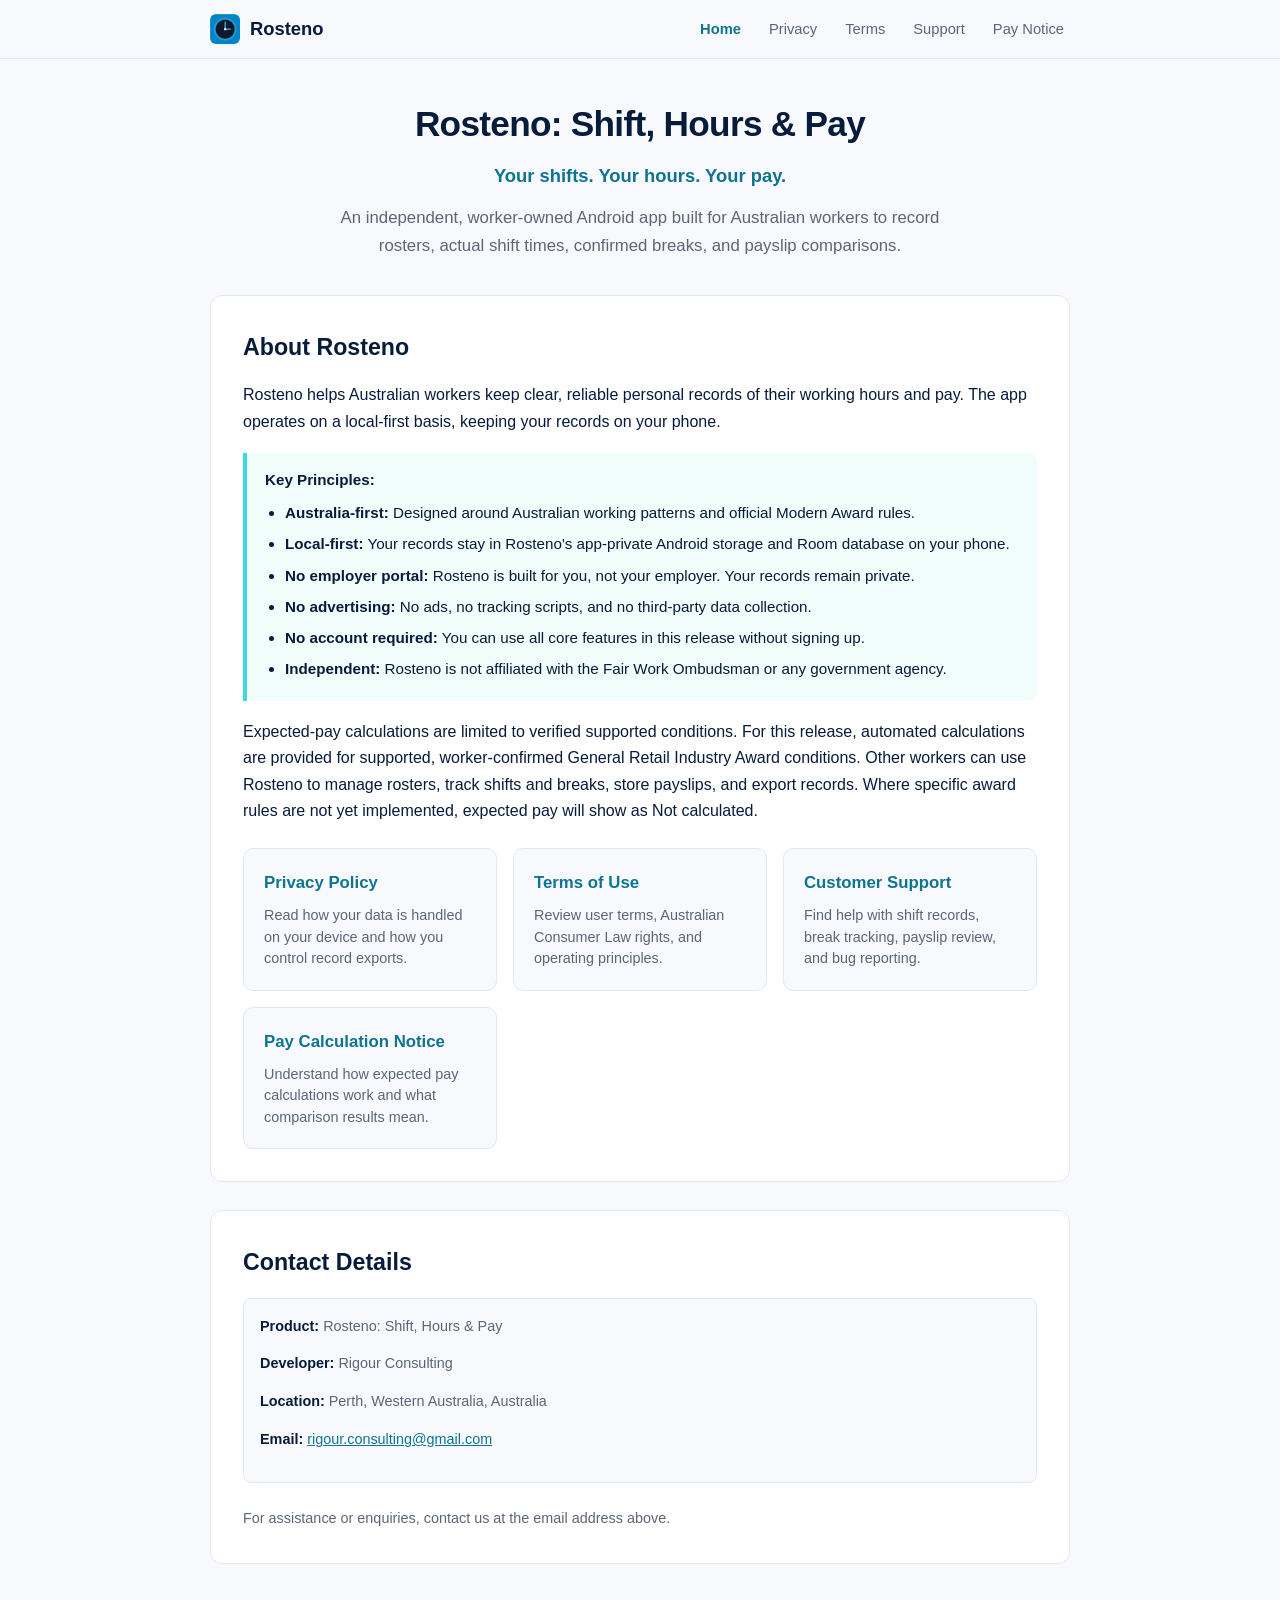
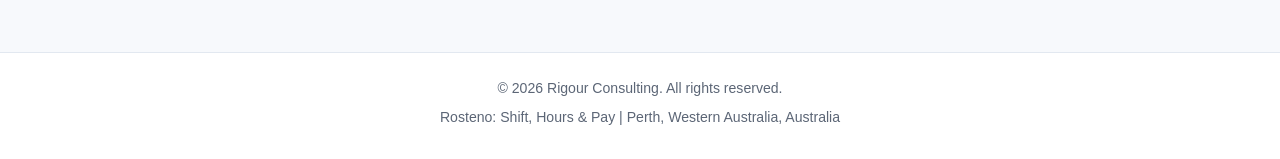
<file: index.html>
<!DOCTYPE html>
<html lang="en-AU">
<head>
  <meta charset="UTF-8">
  <meta name="viewport" content="width=device-width, initial-scale=1.0">
  <meta name="description" content="Rosteno: Shift, Hours &amp; Pay. A local-first Android app for Australian shift workers to record shifts, breaks, payslips and check expected pay.">
  <title>Rosteno: Shift, Hours &amp; Pay | Public Information Portal</title>
  <link rel="stylesheet" href="assets/site.css">
  <link rel="icon" type="image/png" href="assets/rosteno-icon.png">
</head>
<body>
  <a href="#main-content" class="skip-link">Skip to main content</a>
  <nav class="site-nav">
    <div class="nav-container">
      <a href="./" class="brand-link">
        <img src="assets/rosteno-icon.png" alt="Rosteno Logo" class="brand-logo">
        <span>Rosteno</span>
      </a>
      <ul class="nav-links">
        <li><a href="./" class="active" aria-current="page">Home</a></li>
        <li><a href="privacy/">Privacy</a></li>
        <li><a href="terms/">Terms</a></li>
        <li><a href="support/">Support</a></li>
        <li><a href="pay-calculation-notice/">Pay Notice</a></li>
      </ul>
    </div>
  </nav>

  <main id="main-content" class="main-content">
    <section class="hero">
      <h1 class="hero-title">Rosteno: Shift, Hours &amp; Pay</h1>
      <p class="hero-subtitle">Your shifts. Your hours. Your pay.</p>
      <p class="hero-tagline">An independent, worker-owned Android app built for Australian workers to record rosters, actual shift times, confirmed breaks, and payslip comparisons.</p>
    </section>

    <div class="doc-card">
      <h2>About Rosteno</h2>
      <p>Rosteno helps Australian workers keep clear, reliable personal records of their working hours and pay. The app operates on a local-first basis, keeping your records on your phone.</p>
      
      <div class="callout">
        <strong>Key Principles:</strong>
        <ul style="margin: 8px 0 0 20px;">
          <li><strong>Australia-first:</strong> Designed around Australian working patterns and official Modern Award rules.</li>
          <li><strong>Local-first:</strong> Your records stay in Rosteno's app-private Android storage and Room database on your phone.</li>
          <li><strong>No employer portal:</strong> Rosteno is built for you, not your employer. Your records remain private.</li>
          <li><strong>No advertising:</strong> No ads, no tracking scripts, and no third-party data collection.</li>
          <li><strong>No account required:</strong> You can use all core features in this release without signing up.</li>
          <li><strong>Independent:</strong> Rosteno is not affiliated with the Fair Work Ombudsman or any government agency.</li>
        </ul>
      </div>

      <p>Expected-pay calculations are limited to verified supported conditions. For this release, automated calculations are provided for supported, worker-confirmed General Retail Industry Award conditions. Other workers can use Rosteno to manage rosters, track shifts and breaks, store payslips, and export records. Where specific award rules are not yet implemented, expected pay will show as Not calculated.</p>

      <div class="portal-grid">
        <a href="privacy/" class="portal-card">
          <h3>Privacy Policy</h3>
          <p>Read how your data is handled on your device and how you control record exports.</p>
        </a>

        <a href="terms/" class="portal-card">
          <h3>Terms of Use</h3>
          <p>Review user terms, Australian Consumer Law rights, and operating principles.</p>
        </a>

        <a href="support/" class="portal-card">
          <h3>Customer Support</h3>
          <p>Find help with shift records, break tracking, payslip review, and bug reporting.</p>
        </a>

        <a href="pay-calculation-notice/" class="portal-card">
          <h3>Pay Calculation Notice</h3>
          <p>Understand how expected pay calculations work and what comparison results mean.</p>
        </a>
      </div>
    </div>

    <div class="doc-card">
      <h2>Contact Details</h2>
      <div class="meta-box">
        <p><strong>Product:</strong> Rosteno: Shift, Hours &amp; Pay</p>
        <p><strong>Developer:</strong> Rigour Consulting</p>
        <p><strong>Location:</strong> Perth, Western Australia, Australia</p>
        <p><strong>Email:</strong> <a href="mailto:rigour.consulting@gmail.com" style="color: var(--accent);">rigour.consulting@gmail.com</a></p>
      </div>
      <p style="font-size: 0.9rem; color: var(--text-muted); margin-bottom: 0;">For assistance or enquiries, contact us at the email address above.</p>
    </div>
  </main>

  <footer class="site-footer">
    <p>&copy; 2026 Rigour Consulting. All rights reserved.</p>
    <p>Rosteno: Shift, Hours &amp; Pay | Perth, Western Australia, Australia</p>
  </footer>
</body>
</html>
</file>
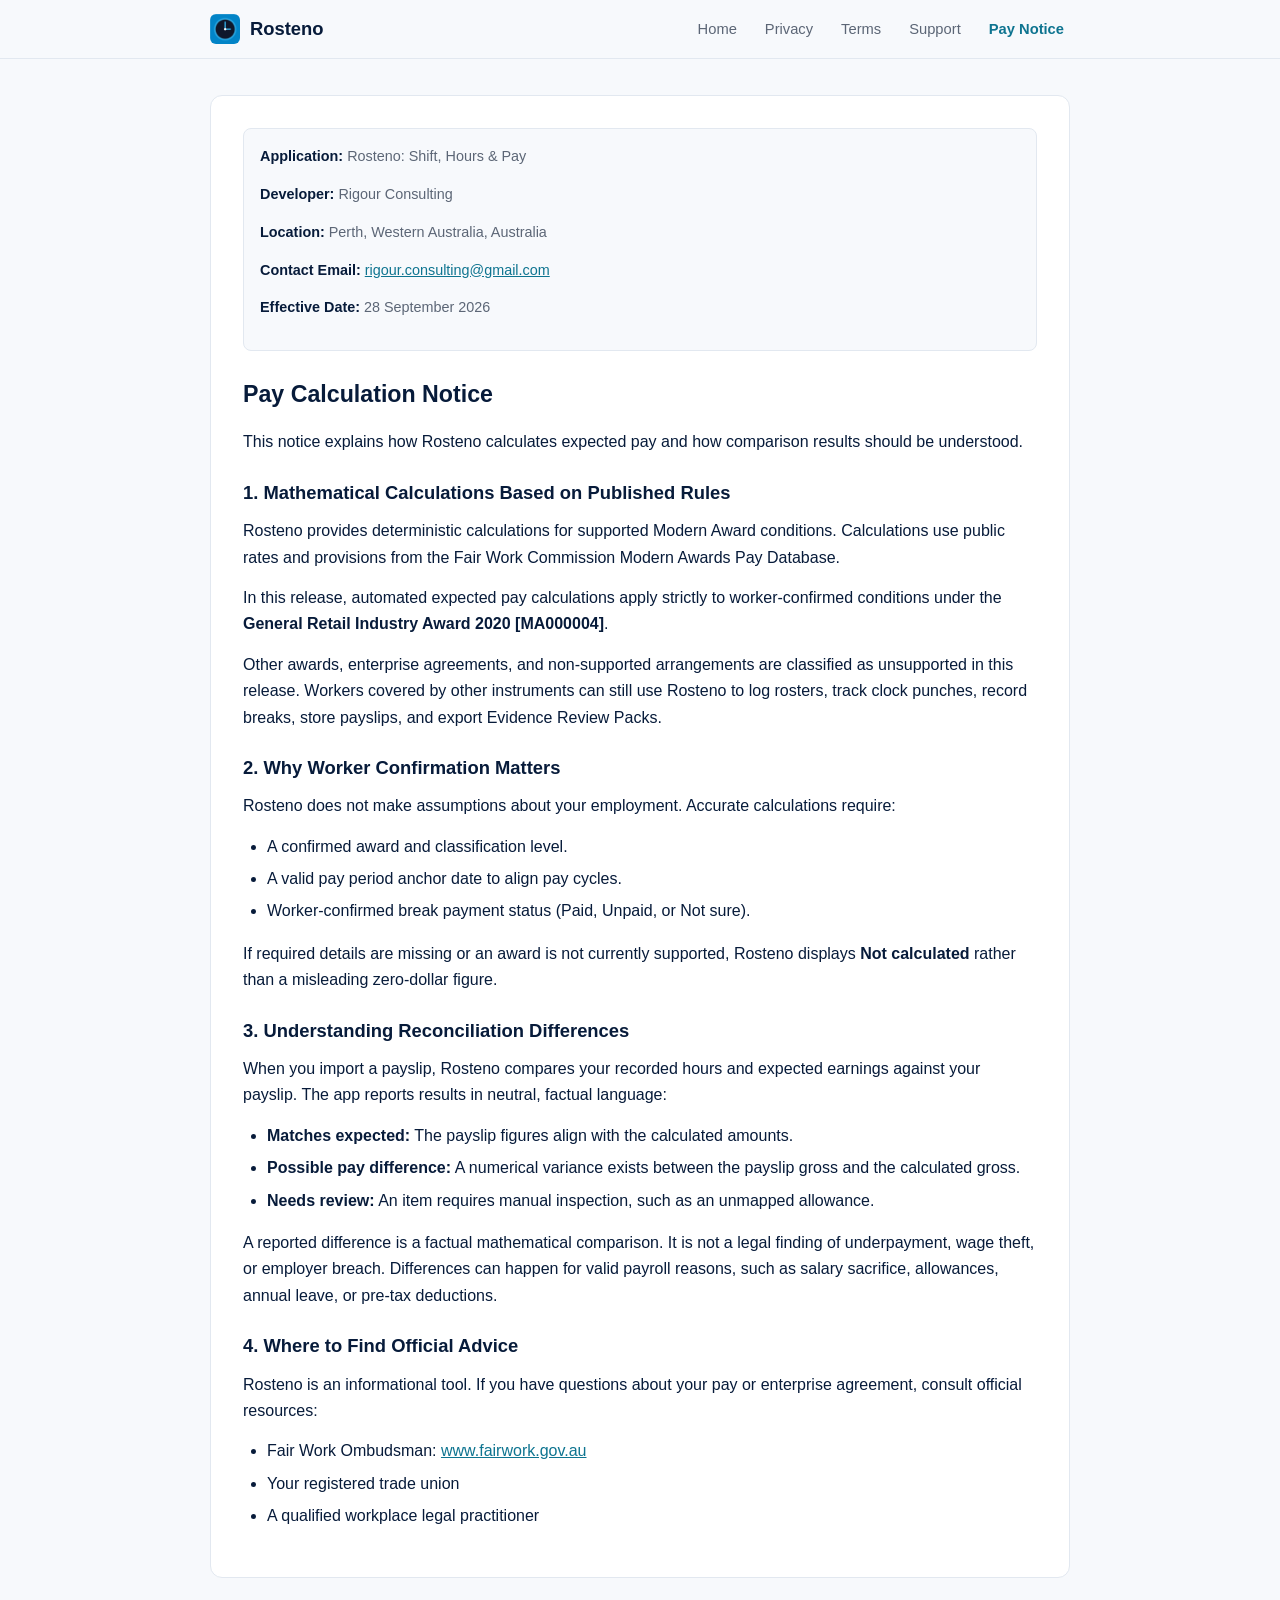
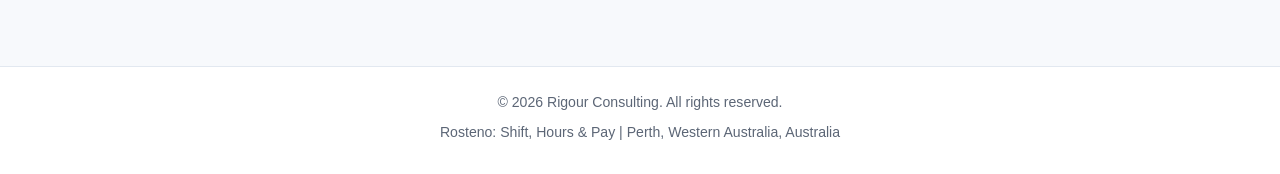
<file: pay-calculation-notice/index.html>
<!DOCTYPE html>
<html lang="en-AU">
<head>
  <meta charset="UTF-8">
  <meta name="viewport" content="width=device-width, initial-scale=1.0">
  <meta name="description" content="Pay Calculation Notice for Rosteno: Shift, Hours &amp; Pay. Understanding calculation boundaries and reconciliation.">
  <title>Pay Calculation Notice | Rosteno: Shift, Hours &amp; Pay</title>
  <link rel="stylesheet" href="../assets/site.css">
  <link rel="icon" type="image/png" href="../assets/rosteno-icon.png">
</head>
<body>
  <a href="#main-content" class="skip-link">Skip to main content</a>
  <nav class="site-nav">
    <div class="nav-container">
      <a href="../" class="brand-link">
        <img src="../assets/rosteno-icon.png" alt="Rosteno Logo" class="brand-logo">
        <span>Rosteno</span>
      </a>
      <ul class="nav-links">
        <li><a href="../">Home</a></li>
        <li><a href="../privacy/">Privacy</a></li>
        <li><a href="../terms/">Terms</a></li>
        <li><a href="../support/">Support</a></li>
        <li><a href="./" class="active" aria-current="page">Pay Notice</a></li>
      </ul>
    </div>
  </nav>

  <main id="main-content" class="main-content">
    <div class="doc-card">
      <div class="meta-box">
        <p><strong>Application:</strong> Rosteno: Shift, Hours &amp; Pay</p>
        <p><strong>Developer:</strong> Rigour Consulting</p>
        <p><strong>Location:</strong> Perth, Western Australia, Australia</p>
        <p><strong>Contact Email:</strong> <a href="mailto:rigour.consulting@gmail.com" style="color: var(--accent);">rigour.consulting@gmail.com</a></p>
        <p><strong>Effective Date:</strong> 28 September 2026</p>
      </div>

      <h2>Pay Calculation Notice</h2>
      <p>This notice explains how Rosteno calculates expected pay and how comparison results should be understood.</p>

      <h3>1. Mathematical Calculations Based on Published Rules</h3>
      <p>Rosteno provides deterministic calculations for supported Modern Award conditions. Calculations use public rates and provisions from the Fair Work Commission Modern Awards Pay Database.</p>
      <p>In this release, automated expected pay calculations apply strictly to worker-confirmed conditions under the <strong>General Retail Industry Award 2020 [MA000004]</strong>.</p>
      <p>Other awards, enterprise agreements, and non-supported arrangements are classified as unsupported in this release. Workers covered by other instruments can still use Rosteno to log rosters, track clock punches, record breaks, store payslips, and export Evidence Review Packs.</p>

      <h3>2. Why Worker Confirmation Matters</h3>
      <p>Rosteno does not make assumptions about your employment. Accurate calculations require:</p>
      <ul>
        <li>A confirmed award and classification level.</li>
        <li>A valid pay period anchor date to align pay cycles.</li>
        <li>Worker-confirmed break payment status (Paid, Unpaid, or Not sure).</li>
      </ul>
      <p>If required details are missing or an award is not currently supported, Rosteno displays <strong>Not calculated</strong> rather than a misleading zero-dollar figure.</p>

      <h3>3. Understanding Reconciliation Differences</h3>
      <p>When you import a payslip, Rosteno compares your recorded hours and expected earnings against your payslip. The app reports results in neutral, factual language:</p>
      <ul>
        <li><strong>Matches expected:</strong> The payslip figures align with the calculated amounts.</li>
        <li><strong>Possible pay difference:</strong> A numerical variance exists between the payslip gross and the calculated gross.</li>
        <li><strong>Needs review:</strong> An item requires manual inspection, such as an unmapped allowance.</li>
      </ul>
      <p>A reported difference is a factual mathematical comparison. It is not a legal finding of underpayment, wage theft, or employer breach. Differences can happen for valid payroll reasons, such as salary sacrifice, allowances, annual leave, or pre-tax deductions.</p>

      <h3>4. Where to Find Official Advice</h3>
      <p>Rosteno is an informational tool. If you have questions about your pay or enterprise agreement, consult official resources:</p>
      <ul>
        <li>Fair Work Ombudsman: <a href="https://www.fairwork.gov.au" target="_blank" rel="noopener" style="color: var(--accent);">www.fairwork.gov.au</a></li>
        <li>Your registered trade union</li>
        <li>A qualified workplace legal practitioner</li>
      </ul>
    </div>
  </main>

  <footer class="site-footer">
    <p>&copy; 2026 Rigour Consulting. All rights reserved.</p>
    <p>Rosteno: Shift, Hours &amp; Pay | Perth, Western Australia, Australia</p>
  </footer>
</body>
</html>
</file>
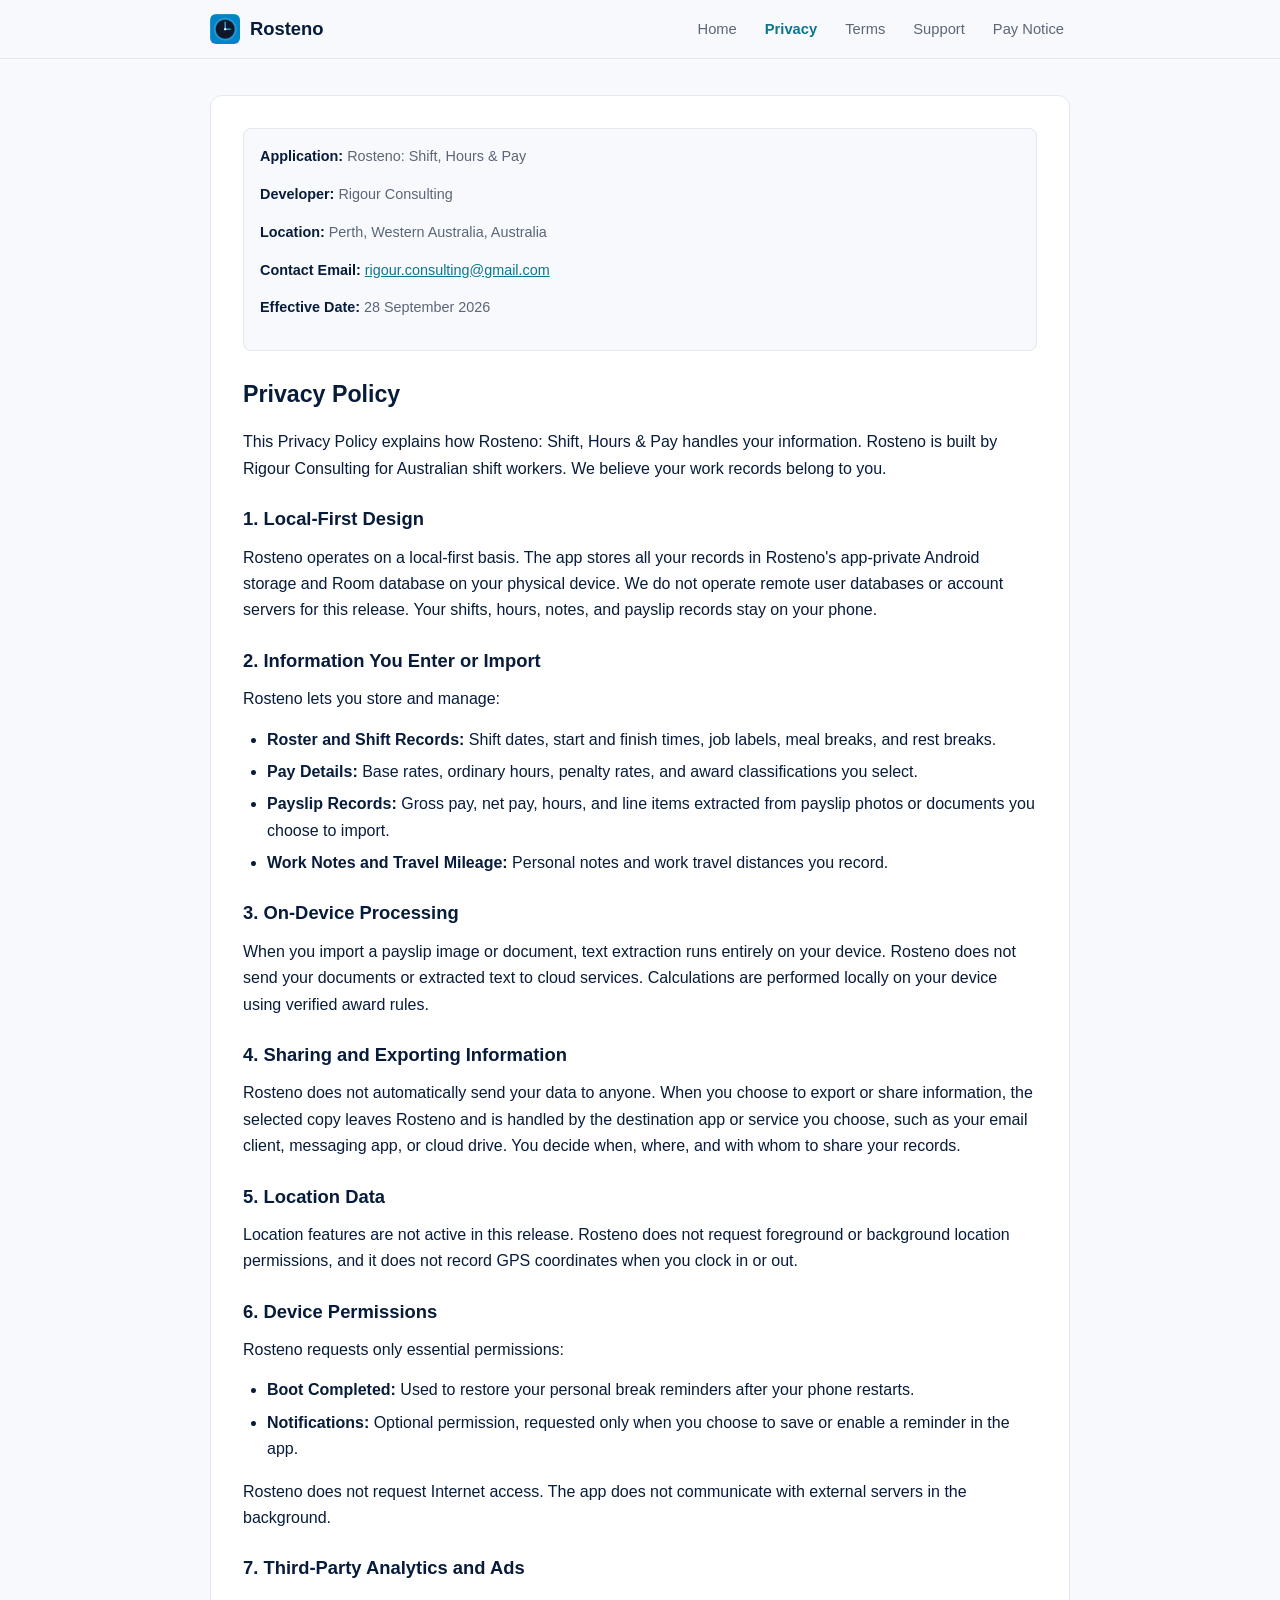
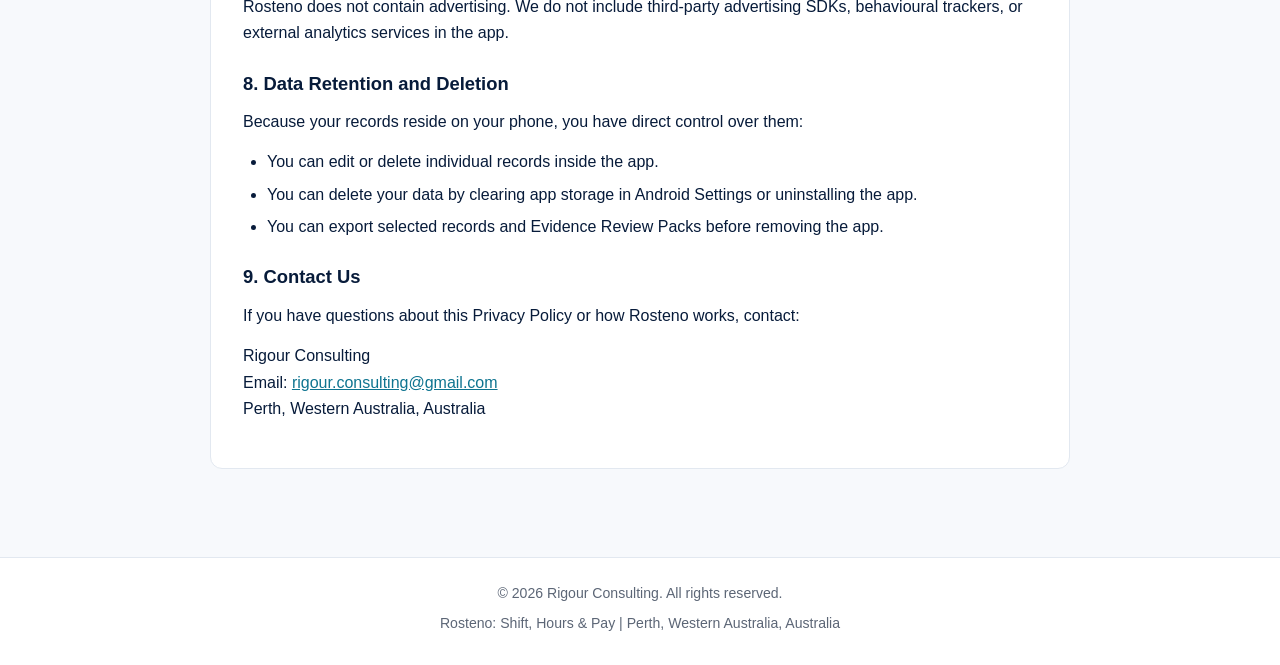
<file: privacy/index.html>
<!DOCTYPE html>
<html lang="en-AU">
<head>
  <meta charset="UTF-8">
  <meta name="viewport" content="width=device-width, initial-scale=1.0">
  <meta name="description" content="Privacy Policy for Rosteno: Shift, Hours &amp; Pay. Learn how your data is handled on your device.">
  <title>Privacy Policy | Rosteno: Shift, Hours &amp; Pay</title>
  <link rel="stylesheet" href="../assets/site.css">
  <link rel="icon" type="image/png" href="../assets/rosteno-icon.png">
</head>
<body>
  <a href="#main-content" class="skip-link">Skip to main content</a>
  <nav class="site-nav">
    <div class="nav-container">
      <a href="../" class="brand-link">
        <img src="../assets/rosteno-icon.png" alt="Rosteno Logo" class="brand-logo">
        <span>Rosteno</span>
      </a>
      <ul class="nav-links">
        <li><a href="../">Home</a></li>
        <li><a href="./" class="active" aria-current="page">Privacy</a></li>
        <li><a href="../terms/">Terms</a></li>
        <li><a href="../support/">Support</a></li>
        <li><a href="../pay-calculation-notice/">Pay Notice</a></li>
      </ul>
    </div>
  </nav>

  <main id="main-content" class="main-content">
    <div class="doc-card">
      <div class="meta-box">
        <p><strong>Application:</strong> Rosteno: Shift, Hours &amp; Pay</p>
        <p><strong>Developer:</strong> Rigour Consulting</p>
        <p><strong>Location:</strong> Perth, Western Australia, Australia</p>
        <p><strong>Contact Email:</strong> <a href="mailto:rigour.consulting@gmail.com" style="color: var(--accent);">rigour.consulting@gmail.com</a></p>
        <p><strong>Effective Date:</strong> 28 September 2026</p>
      </div>

      <h2>Privacy Policy</h2>
      <p>This Privacy Policy explains how Rosteno: Shift, Hours &amp; Pay handles your information. Rosteno is built by Rigour Consulting for Australian shift workers. We believe your work records belong to you.</p>

      <h3>1. Local-First Design</h3>
      <p>Rosteno operates on a local-first basis. The app stores all your records in Rosteno's app-private Android storage and Room database on your physical device. We do not operate remote user databases or account servers for this release. Your shifts, hours, notes, and payslip records stay on your phone.</p>

      <h3>2. Information You Enter or Import</h3>
      <p>Rosteno lets you store and manage:</p>
      <ul>
        <li><strong>Roster and Shift Records:</strong> Shift dates, start and finish times, job labels, meal breaks, and rest breaks.</li>
        <li><strong>Pay Details:</strong> Base rates, ordinary hours, penalty rates, and award classifications you select.</li>
        <li><strong>Payslip Records:</strong> Gross pay, net pay, hours, and line items extracted from payslip photos or documents you choose to import.</li>
        <li><strong>Work Notes and Travel Mileage:</strong> Personal notes and work travel distances you record.</li>
      </ul>

      <h3>3. On-Device Processing</h3>
      <p>When you import a payslip image or document, text extraction runs entirely on your device. Rosteno does not send your documents or extracted text to cloud services. Calculations are performed locally on your device using verified award rules.</p>

      <h3>4. Sharing and Exporting Information</h3>
      <p>Rosteno does not automatically send your data to anyone. When you choose to export or share information, the selected copy leaves Rosteno and is handled by the destination app or service you choose, such as your email client, messaging app, or cloud drive. You decide when, where, and with whom to share your records.</p>

      <h3>5. Location Data</h3>
      <p>Location features are not active in this release. Rosteno does not request foreground or background location permissions, and it does not record GPS coordinates when you clock in or out.</p>

      <h3>6. Device Permissions</h3>
      <p>Rosteno requests only essential permissions:</p>
      <ul>
        <li><strong>Boot Completed:</strong> Used to restore your personal break reminders after your phone restarts.</li>
        <li><strong>Notifications:</strong> Optional permission, requested only when you choose to save or enable a reminder in the app.</li>
      </ul>
      <p>Rosteno does not request Internet access. The app does not communicate with external servers in the background.</p>

      <h3>7. Third-Party Analytics and Ads</h3>
      <p>Rosteno does not contain advertising. We do not include third-party advertising SDKs, behavioural trackers, or external analytics services in the app.</p>

      <h3>8. Data Retention and Deletion</h3>
      <p>Because your records reside on your phone, you have direct control over them:</p>
      <ul>
        <li>You can edit or delete individual records inside the app.</li>
        <li>You can delete your data by clearing app storage in Android Settings or uninstalling the app.</li>
        <li>You can export selected records and Evidence Review Packs before removing the app.</li>
      </ul>

      <h3>9. Contact Us</h3>
      <p>If you have questions about this Privacy Policy or how Rosteno works, contact:</p>
      <p>Rigour Consulting<br>
      Email: <a href="mailto:rigour.consulting@gmail.com" style="color: var(--accent);">rigour.consulting@gmail.com</a><br>
      Perth, Western Australia, Australia</p>
    </div>
  </main>

  <footer class="site-footer">
    <p>&copy; 2026 Rigour Consulting. All rights reserved.</p>
    <p>Rosteno: Shift, Hours &amp; Pay | Perth, Western Australia, Australia</p>
  </footer>
</body>
</html>
</file>
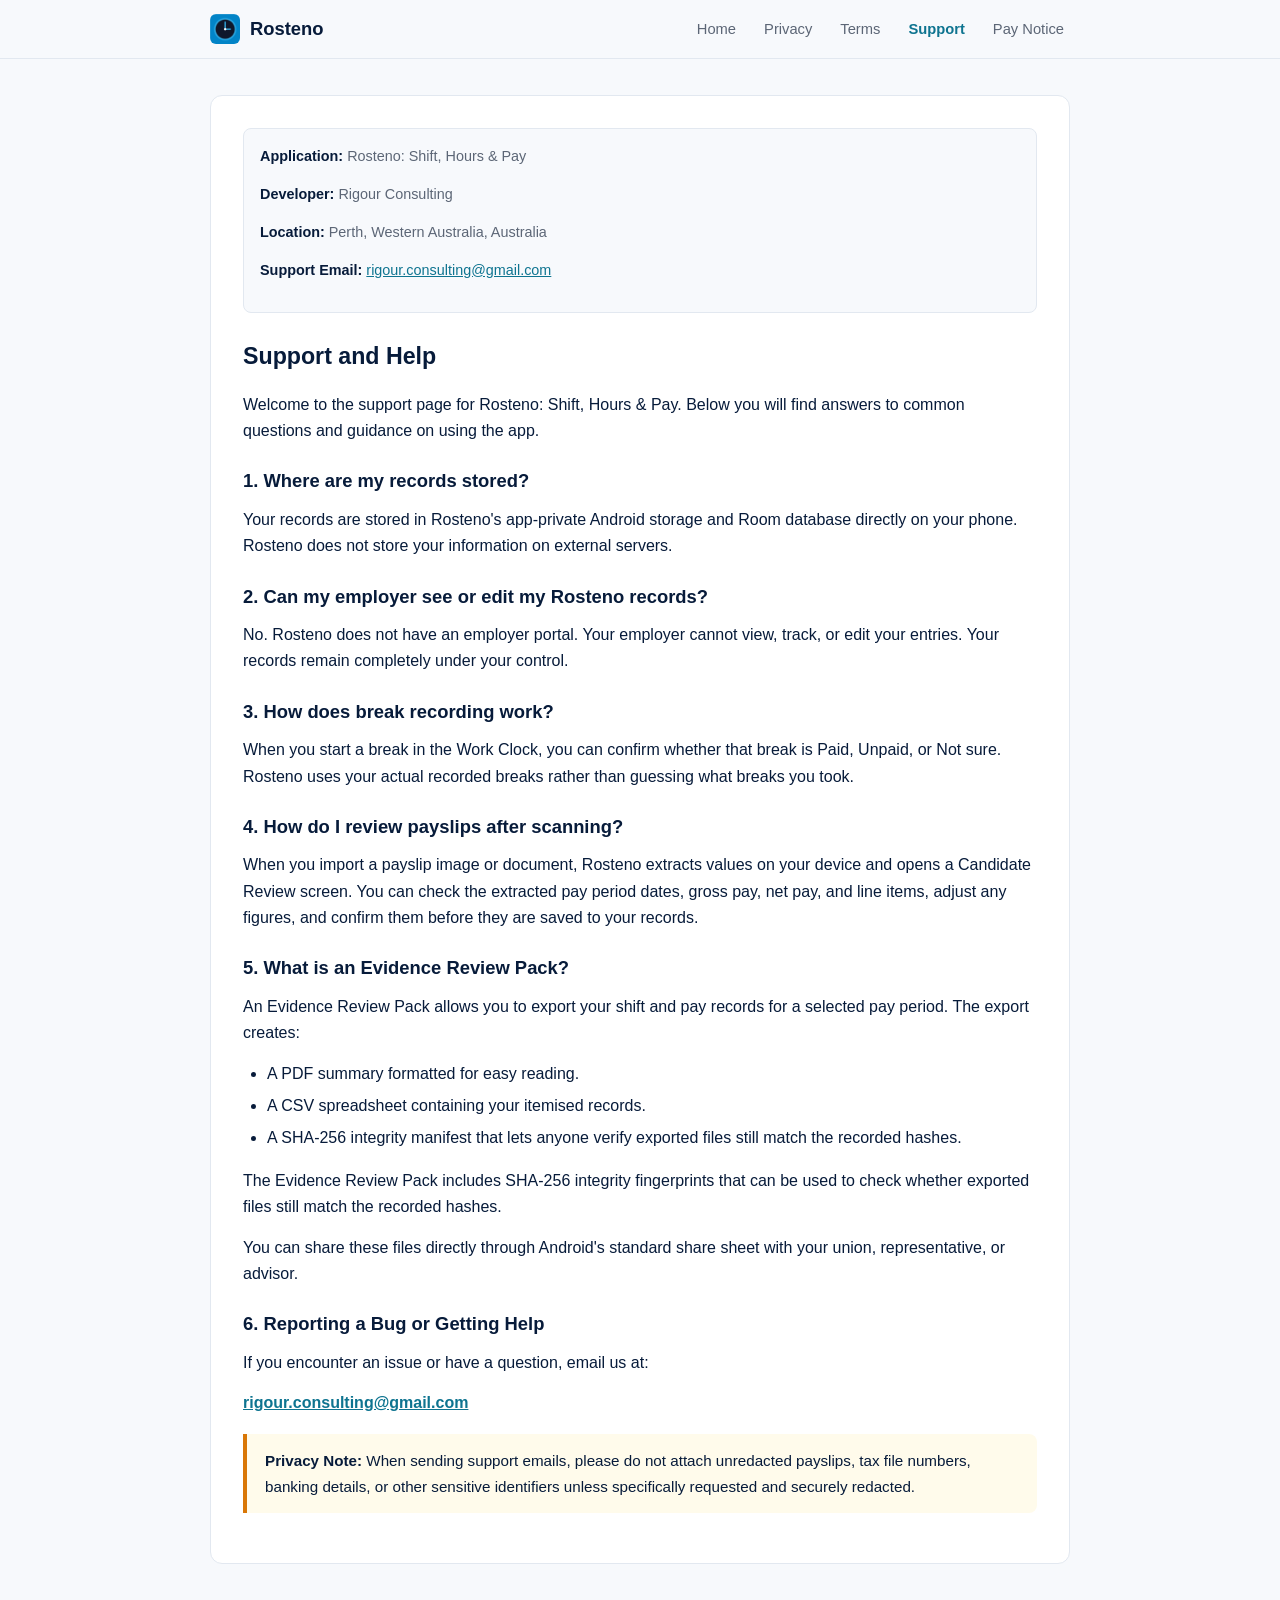
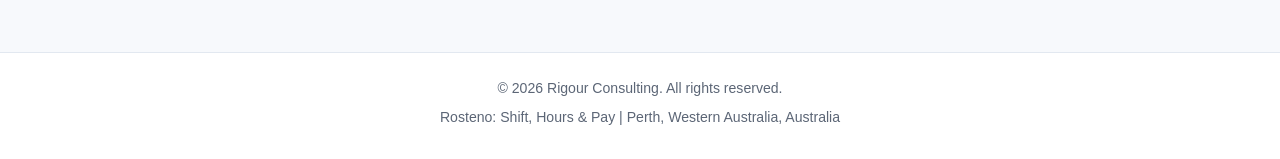
<file: support/index.html>
<!DOCTYPE html>
<html lang="en-AU">
<head>
  <meta charset="UTF-8">
  <meta name="viewport" content="width=device-width, initial-scale=1.0">
  <meta name="description" content="Support and Help for Rosteno: Shift, Hours &amp; Pay. Common questions, guides, and bug reporting.">
  <title>Customer Support | Rosteno: Shift, Hours &amp; Pay</title>
  <link rel="stylesheet" href="../assets/site.css">
  <link rel="icon" type="image/png" href="../assets/rosteno-icon.png">
</head>
<body>
  <a href="#main-content" class="skip-link">Skip to main content</a>
  <nav class="site-nav">
    <div class="nav-container">
      <a href="../" class="brand-link">
        <img src="../assets/rosteno-icon.png" alt="Rosteno Logo" class="brand-logo">
        <span>Rosteno</span>
      </a>
      <ul class="nav-links">
        <li><a href="../">Home</a></li>
        <li><a href="../privacy/">Privacy</a></li>
        <li><a href="../terms/">Terms</a></li>
        <li><a href="./" class="active" aria-current="page">Support</a></li>
        <li><a href="../pay-calculation-notice/">Pay Notice</a></li>
      </ul>
    </div>
  </nav>

  <main id="main-content" class="main-content">
    <div class="doc-card">
      <div class="meta-box">
        <p><strong>Application:</strong> Rosteno: Shift, Hours &amp; Pay</p>
        <p><strong>Developer:</strong> Rigour Consulting</p>
        <p><strong>Location:</strong> Perth, Western Australia, Australia</p>
        <p><strong>Support Email:</strong> <a href="mailto:rigour.consulting@gmail.com" style="color: var(--accent);">rigour.consulting@gmail.com</a></p>
      </div>

      <h2>Support and Help</h2>
      <p>Welcome to the support page for Rosteno: Shift, Hours &amp; Pay. Below you will find answers to common questions and guidance on using the app.</p>

      <h3>1. Where are my records stored?</h3>
      <p>Your records are stored in Rosteno's app-private Android storage and Room database directly on your phone. Rosteno does not store your information on external servers.</p>

      <h3>2. Can my employer see or edit my Rosteno records?</h3>
      <p>No. Rosteno does not have an employer portal. Your employer cannot view, track, or edit your entries. Your records remain completely under your control.</p>

      <h3>3. How does break recording work?</h3>
      <p>When you start a break in the Work Clock, you can confirm whether that break is Paid, Unpaid, or Not sure. Rosteno uses your actual recorded breaks rather than guessing what breaks you took.</p>

      <h3>4. How do I review payslips after scanning?</h3>
      <p>When you import a payslip image or document, Rosteno extracts values on your device and opens a Candidate Review screen. You can check the extracted pay period dates, gross pay, net pay, and line items, adjust any figures, and confirm them before they are saved to your records.</p>

      <h3>5. What is an Evidence Review Pack?</h3>
      <p>An Evidence Review Pack allows you to export your shift and pay records for a selected pay period. The export creates:</p>
      <ul>
        <li>A PDF summary formatted for easy reading.</li>
        <li>A CSV spreadsheet containing your itemised records.</li>
        <li>A SHA-256 integrity manifest that lets anyone verify exported files still match the recorded hashes.</li>
      </ul>
      <p>The Evidence Review Pack includes SHA-256 integrity fingerprints that can be used to check whether exported files still match the recorded hashes.</p>
      <p>You can share these files directly through Android's standard share sheet with your union, representative, or advisor.</p>

      <h3>6. Reporting a Bug or Getting Help</h3>
      <p>If you encounter an issue or have a question, email us at:</p>
      <p><a href="mailto:rigour.consulting@gmail.com" style="color: var(--accent); font-weight: 600;">rigour.consulting@gmail.com</a></p>
      <div class="warning">
        <strong>Privacy Note:</strong> When sending support emails, please do not attach unredacted payslips, tax file numbers, banking details, or other sensitive identifiers unless specifically requested and securely redacted.
      </div>
    </div>
  </main>

  <footer class="site-footer">
    <p>&copy; 2026 Rigour Consulting. All rights reserved.</p>
    <p>Rosteno: Shift, Hours &amp; Pay | Perth, Western Australia, Australia</p>
  </footer>
</body>
</html>
</file>
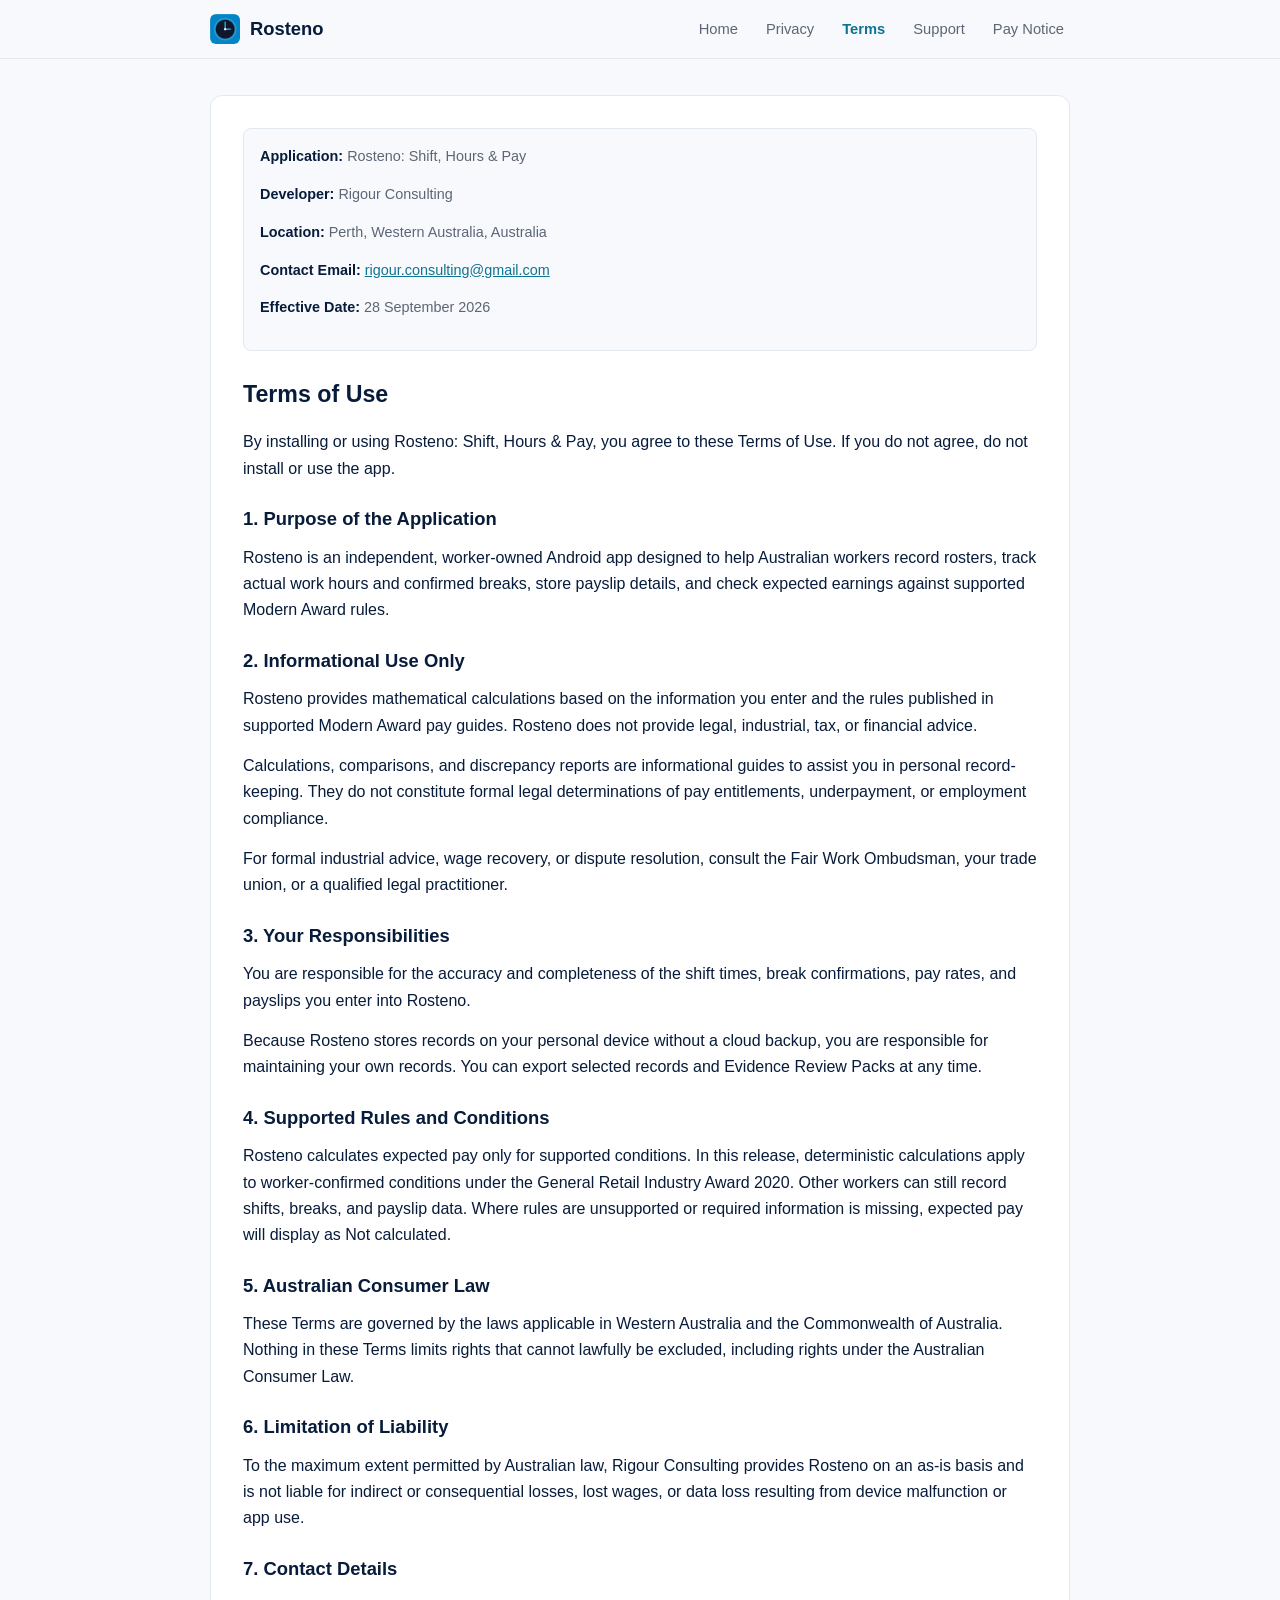
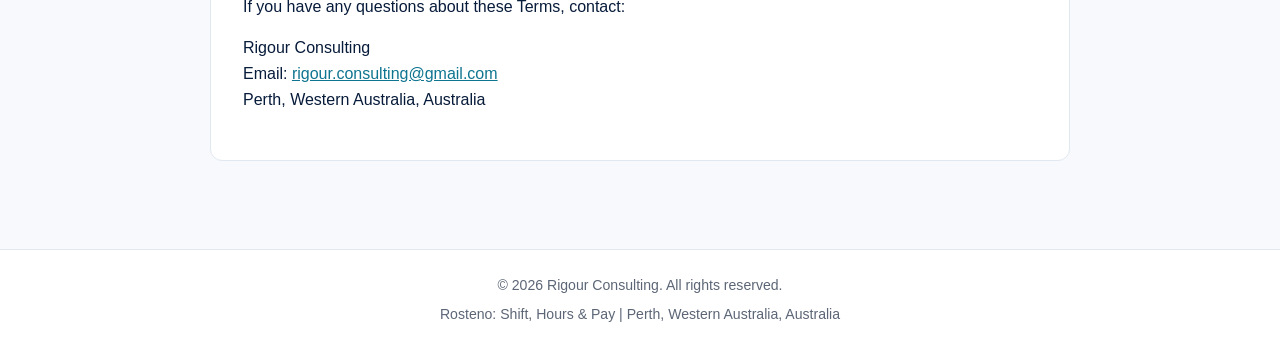
<file: terms/index.html>
<!DOCTYPE html>
<html lang="en-AU">
<head>
  <meta charset="UTF-8">
  <meta name="viewport" content="width=device-width, initial-scale=1.0">
  <meta name="description" content="Terms of Use for Rosteno: Shift, Hours &amp; Pay. Australian Consumer Law protections and operating guidelines.">
  <title>Terms of Use | Rosteno: Shift, Hours &amp; Pay</title>
  <link rel="stylesheet" href="../assets/site.css">
  <link rel="icon" type="image/png" href="../assets/rosteno-icon.png">
</head>
<body>
  <a href="#main-content" class="skip-link">Skip to main content</a>
  <nav class="site-nav">
    <div class="nav-container">
      <a href="../" class="brand-link">
        <img src="../assets/rosteno-icon.png" alt="Rosteno Logo" class="brand-logo">
        <span>Rosteno</span>
      </a>
      <ul class="nav-links">
        <li><a href="../">Home</a></li>
        <li><a href="../privacy/">Privacy</a></li>
        <li><a href="./" class="active" aria-current="page">Terms</a></li>
        <li><a href="../support/">Support</a></li>
        <li><a href="../pay-calculation-notice/">Pay Notice</a></li>
      </ul>
    </div>
  </nav>

  <main id="main-content" class="main-content">
    <div class="doc-card">
      <div class="meta-box">
        <p><strong>Application:</strong> Rosteno: Shift, Hours &amp; Pay</p>
        <p><strong>Developer:</strong> Rigour Consulting</p>
        <p><strong>Location:</strong> Perth, Western Australia, Australia</p>
        <p><strong>Contact Email:</strong> <a href="mailto:rigour.consulting@gmail.com" style="color: var(--accent);">rigour.consulting@gmail.com</a></p>
        <p><strong>Effective Date:</strong> 28 September 2026</p>
      </div>

      <h2>Terms of Use</h2>
      <p>By installing or using Rosteno: Shift, Hours &amp; Pay, you agree to these Terms of Use. If you do not agree, do not install or use the app.</p>

      <h3>1. Purpose of the Application</h3>
      <p>Rosteno is an independent, worker-owned Android app designed to help Australian workers record rosters, track actual work hours and confirmed breaks, store payslip details, and check expected earnings against supported Modern Award rules.</p>

      <h3>2. Informational Use Only</h3>
      <p>Rosteno provides mathematical calculations based on the information you enter and the rules published in supported Modern Award pay guides. Rosteno does not provide legal, industrial, tax, or financial advice.</p>
      <p>Calculations, comparisons, and discrepancy reports are informational guides to assist you in personal record-keeping. They do not constitute formal legal determinations of pay entitlements, underpayment, or employment compliance.</p>
      <p>For formal industrial advice, wage recovery, or dispute resolution, consult the Fair Work Ombudsman, your trade union, or a qualified legal practitioner.</p>

      <h3>3. Your Responsibilities</h3>
      <p>You are responsible for the accuracy and completeness of the shift times, break confirmations, pay rates, and payslips you enter into Rosteno.</p>
      <p>Because Rosteno stores records on your personal device without a cloud backup, you are responsible for maintaining your own records. You can export selected records and Evidence Review Packs at any time.</p>

      <h3>4. Supported Rules and Conditions</h3>
      <p>Rosteno calculates expected pay only for supported conditions. In this release, deterministic calculations apply to worker-confirmed conditions under the General Retail Industry Award 2020. Other workers can still record shifts, breaks, and payslip data. Where rules are unsupported or required information is missing, expected pay will display as Not calculated.</p>

      <h3>5. Australian Consumer Law</h3>
      <p>These Terms are governed by the laws applicable in Western Australia and the Commonwealth of Australia. Nothing in these Terms limits rights that cannot lawfully be excluded, including rights under the Australian Consumer Law.</p>

      <h3>6. Limitation of Liability</h3>
      <p>To the maximum extent permitted by Australian law, Rigour Consulting provides Rosteno on an as-is basis and is not liable for indirect or consequential losses, lost wages, or data loss resulting from device malfunction or app use.</p>

      <h3>7. Contact Details</h3>
      <p>If you have any questions about these Terms, contact:</p>
      <p>Rigour Consulting<br>
      Email: <a href="mailto:rigour.consulting@gmail.com" style="color: var(--accent);">rigour.consulting@gmail.com</a><br>
      Perth, Western Australia, Australia</p>
    </div>
  </main>

  <footer class="site-footer">
    <p>&copy; 2026 Rigour Consulting. All rights reserved.</p>
    <p>Rosteno: Shift, Hours &amp; Pay | Perth, Western Australia, Australia</p>
  </footer>
</body>
</html>
</file>
<file: assets/site.css>
:root {
  --bg-color: #071B3A;
  --card-bg: #0D254C;
  --border-color: #16325C;
  --text-main: #F7F9FC;
  --text-muted: #8E9CAE;
  --accent: #40D7E6;
  --accent-hover: #67E8F9;
  --accent-lime: #C9E84A;
  --callout-bg: #0A2548;
  --callout-border: #40D7E6;
  --warning-bg: #3D2214;
  --warning-border: #D97706;
  --nav-bg: rgba(7, 27, 58, 0.95);
}

@media (prefers-color-scheme: light) {
  :root {
    --bg-color: #F7F9FC;
    --card-bg: #FFFFFF;
    --border-color: #E2E8F0;
    --text-main: #071B3A;
    --text-muted: #5C6676;
    --accent: #0E7490;
    --accent-hover: #0891B2;
    --accent-lime: #4D7C0F;
    --callout-bg: #F0FDFA;
    --callout-border: #40D7E6;
    --warning-bg: #FFFBEB;
    --warning-border: #D97706;
    --nav-bg: rgba(247, 249, 252, 0.95);
  }
}

* {
  box-sizing: border-box;
  margin: 0;
  padding: 0;
}

body {
  font-family: -apple-system, BlinkMacSystemFont, "Segoe UI", Roboto, Helvetica, Arial, sans-serif;
  line-height: 1.65;
  color: var(--text-main);
  background-color: var(--bg-color);
  min-height: 100vh;
  display: flex;
  flex-direction: column;
}

/* Accessibility: Skip to Content Link */
.skip-link {
  position: absolute;
  top: -60px;
  left: 20px;
  background-color: var(--accent);
  color: #FFFFFF;
  padding: 10px 18px;
  border-radius: 6px;
  font-weight: 600;
  font-size: 0.95rem;
  z-index: 1000;
  text-decoration: none;
  transition: top 0.2s ease;
}

.skip-link:focus,
.skip-link:focus-visible {
  top: 14px;
  outline: 3px solid #FFFFFF;
  outline-offset: 2px;
}

/* Keyboard visible focus indicators */
a:focus-visible,
button:focus-visible,
input:focus-visible {
  outline: 2px solid var(--accent);
  outline-offset: 3px;
  border-radius: 4px;
}

.site-nav {
  position: sticky;
  top: 0;
  backdrop-filter: blur(8px);
  background-color: var(--nav-bg);
  border-bottom: 1px solid var(--border-color);
  z-index: 100;
}

.nav-container {
  max-width: 900px;
  margin: 0 auto;
  padding: 14px 20px;
  display: flex;
  justify-content: space-between;
  align-items: center;
  flex-wrap: wrap;
  gap: 12px;
}

.brand-link {
  display: flex;
  align-items: center;
  gap: 10px;
  text-decoration: none;
  color: var(--text-main);
  font-weight: 700;
  font-size: 1.15rem;
}

.brand-logo {
  width: 30px;
  height: 30px;
  border-radius: 6px;
}

.nav-links {
  display: flex;
  gap: 16px;
  list-style: none;
  font-size: 0.92rem;
  flex-wrap: wrap;
}

.nav-links a {
  text-decoration: none;
  color: var(--text-muted);
  font-weight: 500;
  transition: color 0.15s ease;
  padding: 4px 6px;
  border-radius: 4px;
}

.nav-links a:hover,
.nav-links a.active,
.nav-links a[aria-current="page"] {
  color: var(--accent);
  font-weight: 700;
}

.main-content {
  flex: 1;
  max-width: 900px;
  width: 100%;
  margin: 0 auto;
  padding: 36px 20px 60px;
}

.hero {
  text-align: center;
  margin-bottom: 36px;
}

.hero-title {
  font-size: 2.2rem;
  font-weight: 800;
  margin-bottom: 8px;
  letter-spacing: -0.02em;
}

.hero-subtitle {
  font-size: 1.15rem;
  color: var(--accent);
  font-weight: 600;
  margin-bottom: 12px;
}

.hero-tagline {
  font-size: 1.05rem;
  color: var(--text-muted);
  max-width: 650px;
  margin: 0 auto;
}

.doc-card {
  background-color: var(--card-bg);
  border: 1px solid var(--border-color);
  border-radius: 12px;
  padding: 32px;
  margin-bottom: 28px;
}

.doc-card h2 {
  font-size: 1.45rem;
  margin-bottom: 16px;
  color: var(--text-main);
}

.doc-card h3 {
  font-size: 1.15rem;
  margin: 22px 0 10px;
  color: var(--text-main);
}

.doc-card p {
  margin-bottom: 14px;
}

.doc-card ul,
.doc-card ol {
  margin: 0 0 16px 24px;
}

.doc-card li {
  margin-bottom: 6px;
}

.portal-grid {
  display: grid;
  grid-template-columns: repeat(auto-fit, minmax(240px, 1fr));
  gap: 16px;
  margin-top: 24px;
}

.portal-card {
  display: block;
  text-decoration: none;
  background-color: var(--bg-color);
  border: 1px solid var(--border-color);
  border-radius: 10px;
  padding: 20px;
  transition: border-color 0.15s ease, transform 0.15s ease;
}

.portal-card:hover {
  border-color: var(--accent);
  transform: translateY(-2px);
}

.portal-card h3 {
  font-size: 1.05rem;
  margin: 0 0 8px;
  color: var(--accent);
}

.portal-card p {
  font-size: 0.9rem;
  color: var(--text-muted);
  margin-bottom: 0;
  line-height: 1.5;
}

.callout {
  background-color: var(--callout-bg);
  border-left: 4px solid var(--callout-border);
  padding: 14px 18px;
  border-radius: 0 8px 8px 0;
  margin: 18px 0;
  font-size: 0.95rem;
}

.warning {
  background-color: var(--warning-bg);
  border-left: 4px solid var(--warning-border);
  padding: 14px 18px;
  border-radius: 0 8px 8px 0;
  margin: 18px 0;
  font-size: 0.95rem;
}

.meta-box {
  background-color: var(--bg-color);
  border: 1px solid var(--border-color);
  border-radius: 8px;
  padding: 16px;
  margin-bottom: 24px;
  font-size: 0.9rem;
  color: var(--text-muted);
}

.meta-box strong {
  color: var(--text-main);
}

.site-footer {
  border-top: 1px solid var(--border-color);
  padding: 24px 20px;
  text-align: center;
  font-size: 0.88rem;
  color: var(--text-muted);
  background-color: var(--card-bg);
}

.site-footer p {
  margin-bottom: 6px;
}

.site-footer a {
  color: var(--accent);
  text-decoration: none;
}

.site-footer a:hover {
  text-decoration: underline;
}
</file>
